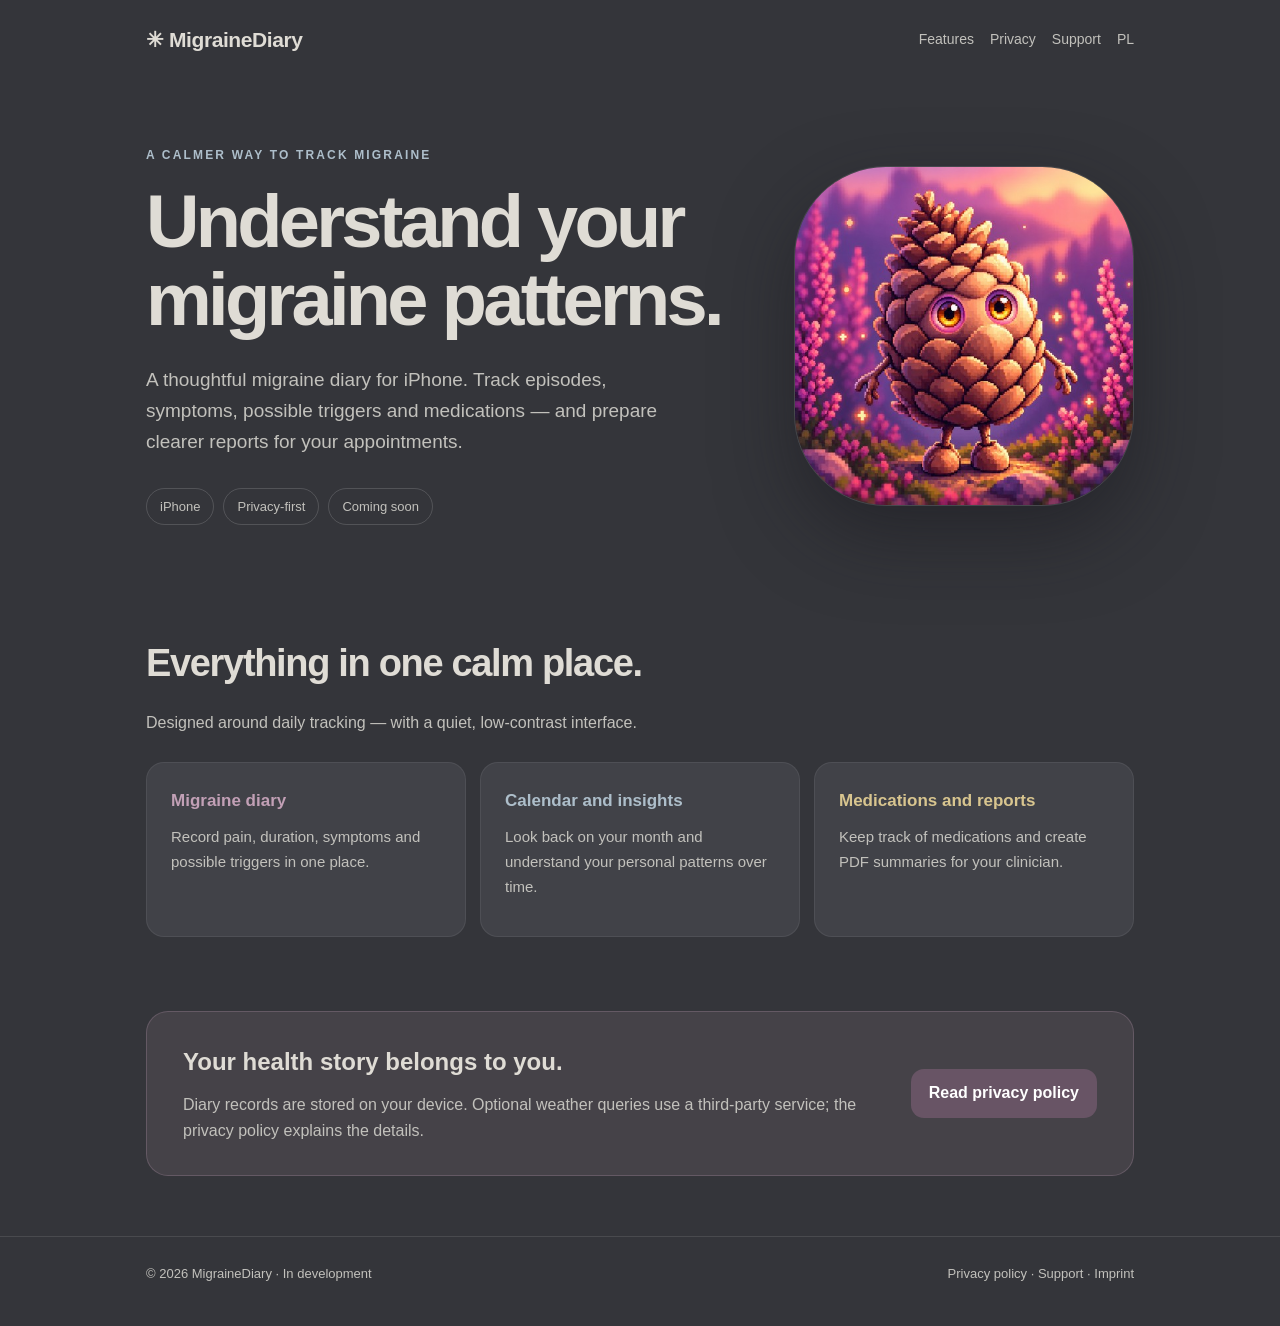
<file: index.html>
<!doctype html>
<html lang="en"><head><meta charset="utf-8"><meta name="viewport" content="width=device-width,initial-scale=1"><meta name="theme-color" content="#34353A"><meta name="description" content="MigraineDiary — a private migraine diary for iPhone. In development."><title>MigraineDiary — Migraine tracking for iPhone</title><link rel="stylesheet" href="style.css"><link rel="icon" href="szyszka-icon.jpg" type="image/jpeg"></head><body><div class="container"><nav><a class="logo" href="index.html">✳ MigraineDiary</a><div class="links"><a href="index.html#features">Features</a><a href="privacy-policy.html">Privacy</a><a href="support.html">Support</a><a href="index-pl.html">PL</a></div></nav><section class="hero"><div><div class="eyebrow">A calmer way to track migraine</div><h1>Understand your<br>migraine patterns.</h1><p class="lead">A thoughtful migraine diary for iPhone. Track episodes, symptoms, possible triggers and medications — and prepare clearer reports for your appointments.</p><div class="pills"><span class="pill">iPhone</span><span class="pill">Privacy-first</span><span class="pill">Coming soon</span></div></div><img class="symbol" src="szyszka-icon.jpg" alt="Pixel art pinecone mascot of MigraineDiary" width="512" height="512"></section><section class="section" id="features"><h2>Everything in one calm place.</h2><p class="section-sub">Designed around daily tracking — with a quiet, low-contrast interface.</p><div class="cards"><article class="card pink"><b>Migraine diary</b><p>Record pain, duration, symptoms and possible triggers in one place.</p></article><article class="card"><b>Calendar and insights</b><p>Look back on your month and understand your personal patterns over time.</p></article><article class="card yellow"><b>Medications and reports</b><p>Keep track of medications and create PDF summaries for your clinician.</p></article></div></section><section class="privacy"><div><h2>Your health story belongs to you.</h2><p>Diary records are stored on your device. Optional weather queries use a third-party service; the privacy policy explains the details.</p></div><a class="button" href="privacy-policy.html">Read privacy policy</a></section></div><footer><div class="container"><span>© 2026 MigraineDiary · In development</span><span><a href="privacy-policy.html">Privacy policy</a> · <a href="support.html">Support</a> · <a href="imprint.html">Imprint</a></span></div></footer></body></html>
</file>
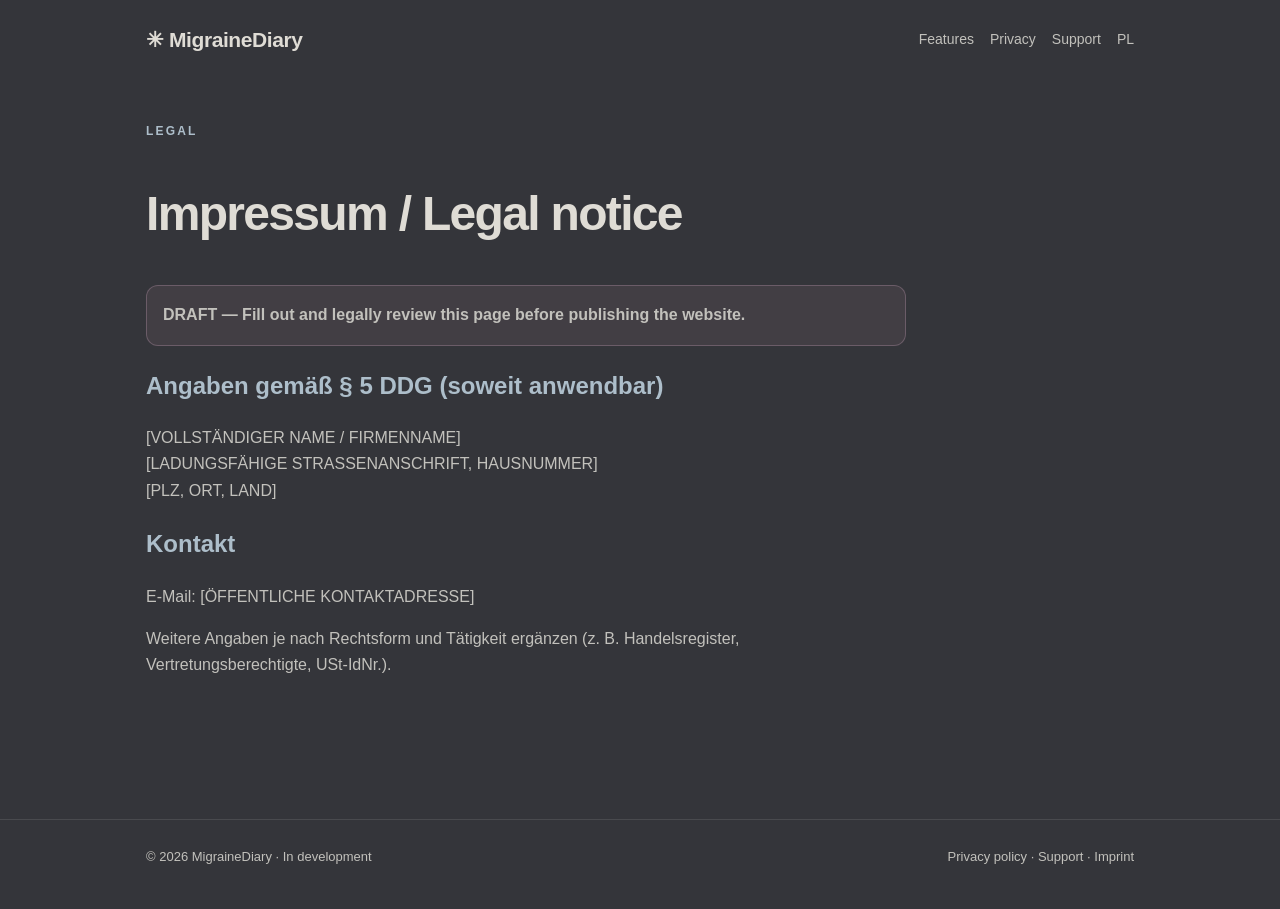
<file: imprint.html>
<!doctype html>
<html lang="de"><head><meta charset="utf-8"><meta name="viewport" content="width=device-width,initial-scale=1"><meta name="theme-color" content="#34353A"><meta name="description" content="MigraineDiary — a private migraine diary for iPhone. In development."><title>Impressum — MigraineDiary</title><link rel="stylesheet" href="style.css"><link rel="icon" href="szyszka-icon.jpg" type="image/jpeg"></head><body><div class="container"><nav><a class="logo" href="index.html">✳ MigraineDiary</a><div class="links"><a href="index.html#features">Features</a><a href="privacy-policy.html">Privacy</a><a href="support.html">Support</a><a href="index-pl.html">PL</a></div></nav><main class="content"><div class="eyebrow">Legal</div><h1>Impressum / Legal notice</h1><p class="note"><strong>DRAFT — Fill out and legally review this page before publishing the website.</strong></p><h2>Angaben gemäß § 5 DDG (soweit anwendbar)</h2><p>[VOLLSTÄNDIGER NAME / FIRMENNAME]<br>[LADUNGSFÄHIGE STRASSENANSCHRIFT, HAUSNUMMER]<br>[PLZ, ORT, LAND]</p><h2>Kontakt</h2><p>E-Mail: [ÖFFENTLICHE KONTAKTADRESSE]</p><p>Weitere Angaben je nach Rechtsform und Tätigkeit ergänzen (z. B. Handelsregister, Vertretungsberechtigte, USt-IdNr.).</p></main></div><footer><div class="container"><span>© 2026 MigraineDiary · In development</span><span><a href="privacy-policy.html">Privacy policy</a> · <a href="support.html">Support</a> · <a href="imprint.html">Imprint</a></span></div></footer></body></html>
</file>
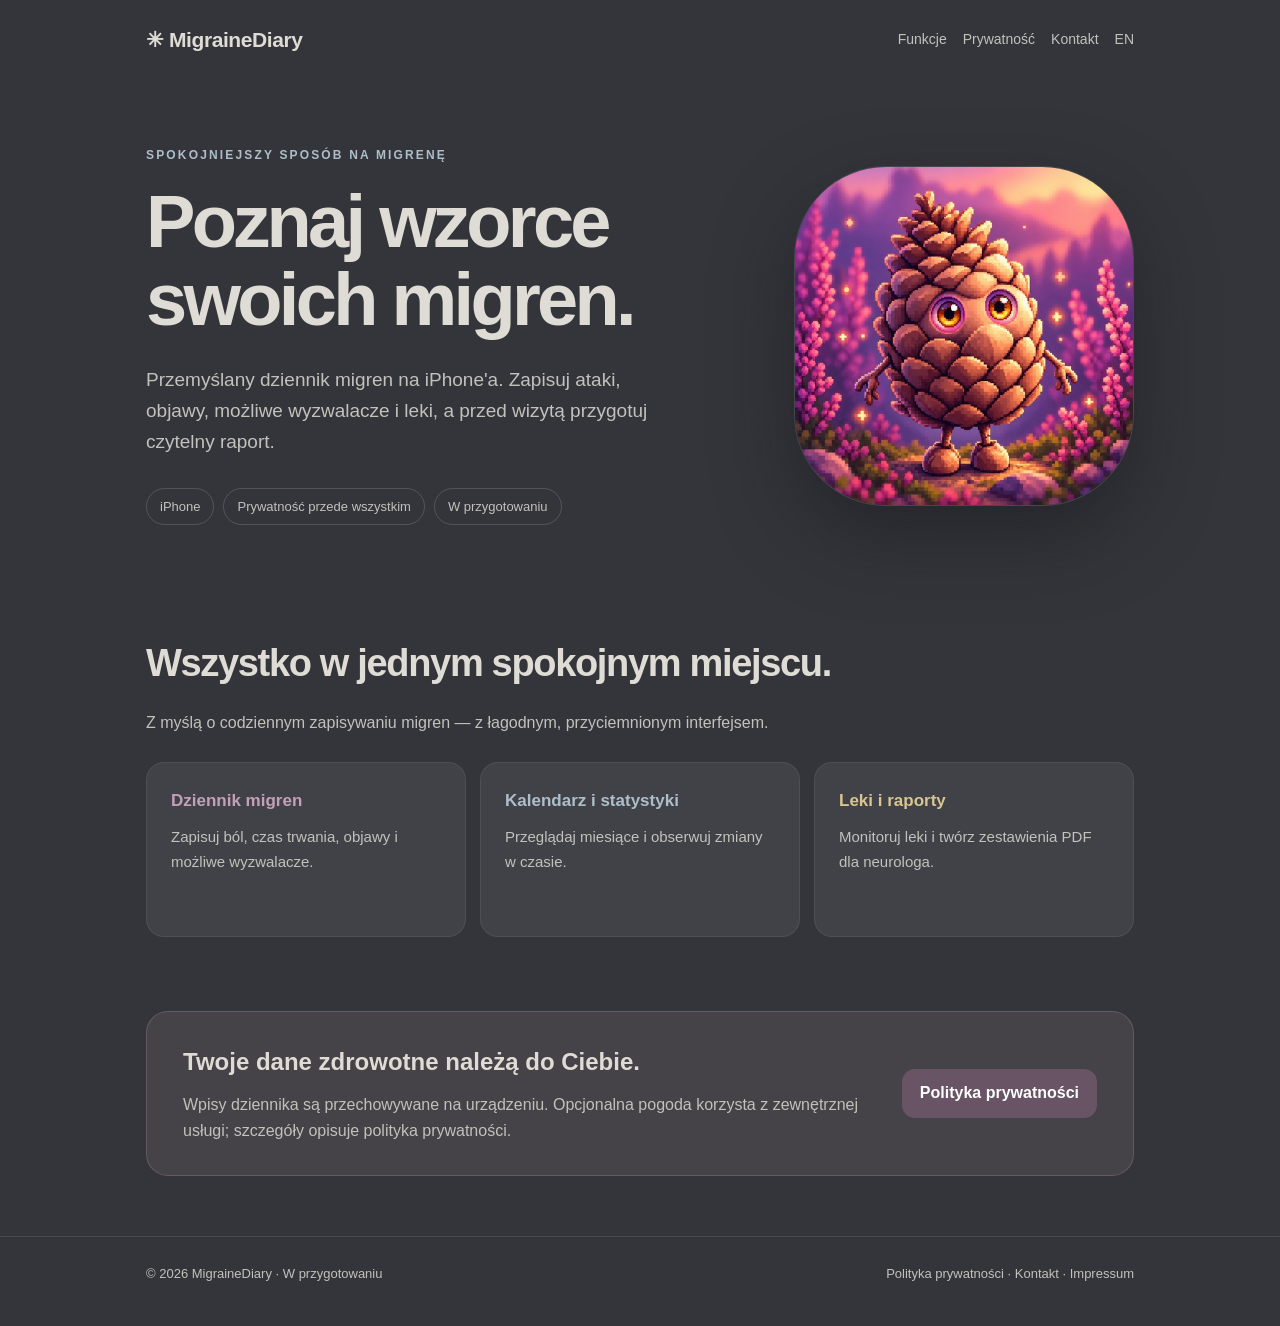
<file: index-pl.html>
<!doctype html>
<html lang="pl"><head><meta charset="utf-8"><meta name="viewport" content="width=device-width,initial-scale=1"><meta name="theme-color" content="#34353A"><meta name="description" content="MigraineDiary — a private migraine diary for iPhone. In development."><title>MigraineDiary — Dziennik migren na iPhone</title><link rel="stylesheet" href="style.css"><link rel="icon" href="szyszka-icon.jpg" type="image/jpeg"></head><body><div class="container"><nav><a class="logo" href="index-pl.html">✳ MigraineDiary</a><div class="links"><a href="index-pl.html#features">Funkcje</a><a href="privacy-policy-pl.html">Prywatność</a><a href="support-pl.html">Kontakt</a><a href="index.html">EN</a></div></nav><section class="hero"><div><div class="eyebrow">Spokojniejszy sposób na migrenę</div><h1>Poznaj wzorce<br>swoich migren.</h1><p class="lead">Przemyślany dziennik migren na iPhone'a. Zapisuj ataki, objawy, możliwe wyzwalacze i leki, a przed wizytą przygotuj czytelny raport.</p><div class="pills"><span class="pill">iPhone</span><span class="pill">Prywatność przede wszystkim</span><span class="pill">W przygotowaniu</span></div></div><img class="symbol" src="szyszka-icon.jpg" alt="Pikselowa maskotka MigraineDiary w kształcie szyszki" width="512" height="512"></section><section class="section" id="features"><h2>Wszystko w jednym spokojnym miejscu.</h2><p class="section-sub">Z myślą o codziennym zapisywaniu migren — z łagodnym, przyciemnionym interfejsem.</p><div class="cards"><article class="card pink"><b>Dziennik migren</b><p>Zapisuj ból, czas trwania, objawy i możliwe wyzwalacze.</p></article><article class="card"><b>Kalendarz i statystyki</b><p>Przeglądaj miesiące i obserwuj zmiany w czasie.</p></article><article class="card yellow"><b>Leki i raporty</b><p>Monitoruj leki i twórz zestawienia PDF dla neurologa.</p></article></div></section><section class="privacy"><div><h2>Twoje dane zdrowotne należą do Ciebie.</h2><p>Wpisy dziennika są przechowywane na urządzeniu. Opcjonalna pogoda korzysta z zewnętrznej usługi; szczegóły opisuje polityka prywatności.</p></div><a class="button" href="privacy-policy-pl.html">Polityka prywatności</a></section></div><footer><div class="container"><span>© 2026 MigraineDiary · W przygotowaniu</span><span><a href="privacy-policy-pl.html">Polityka prywatności</a> · <a href="support-pl.html">Kontakt</a> · <a href="imprint.html">Impressum</a></span></div></footer></body></html>
</file>
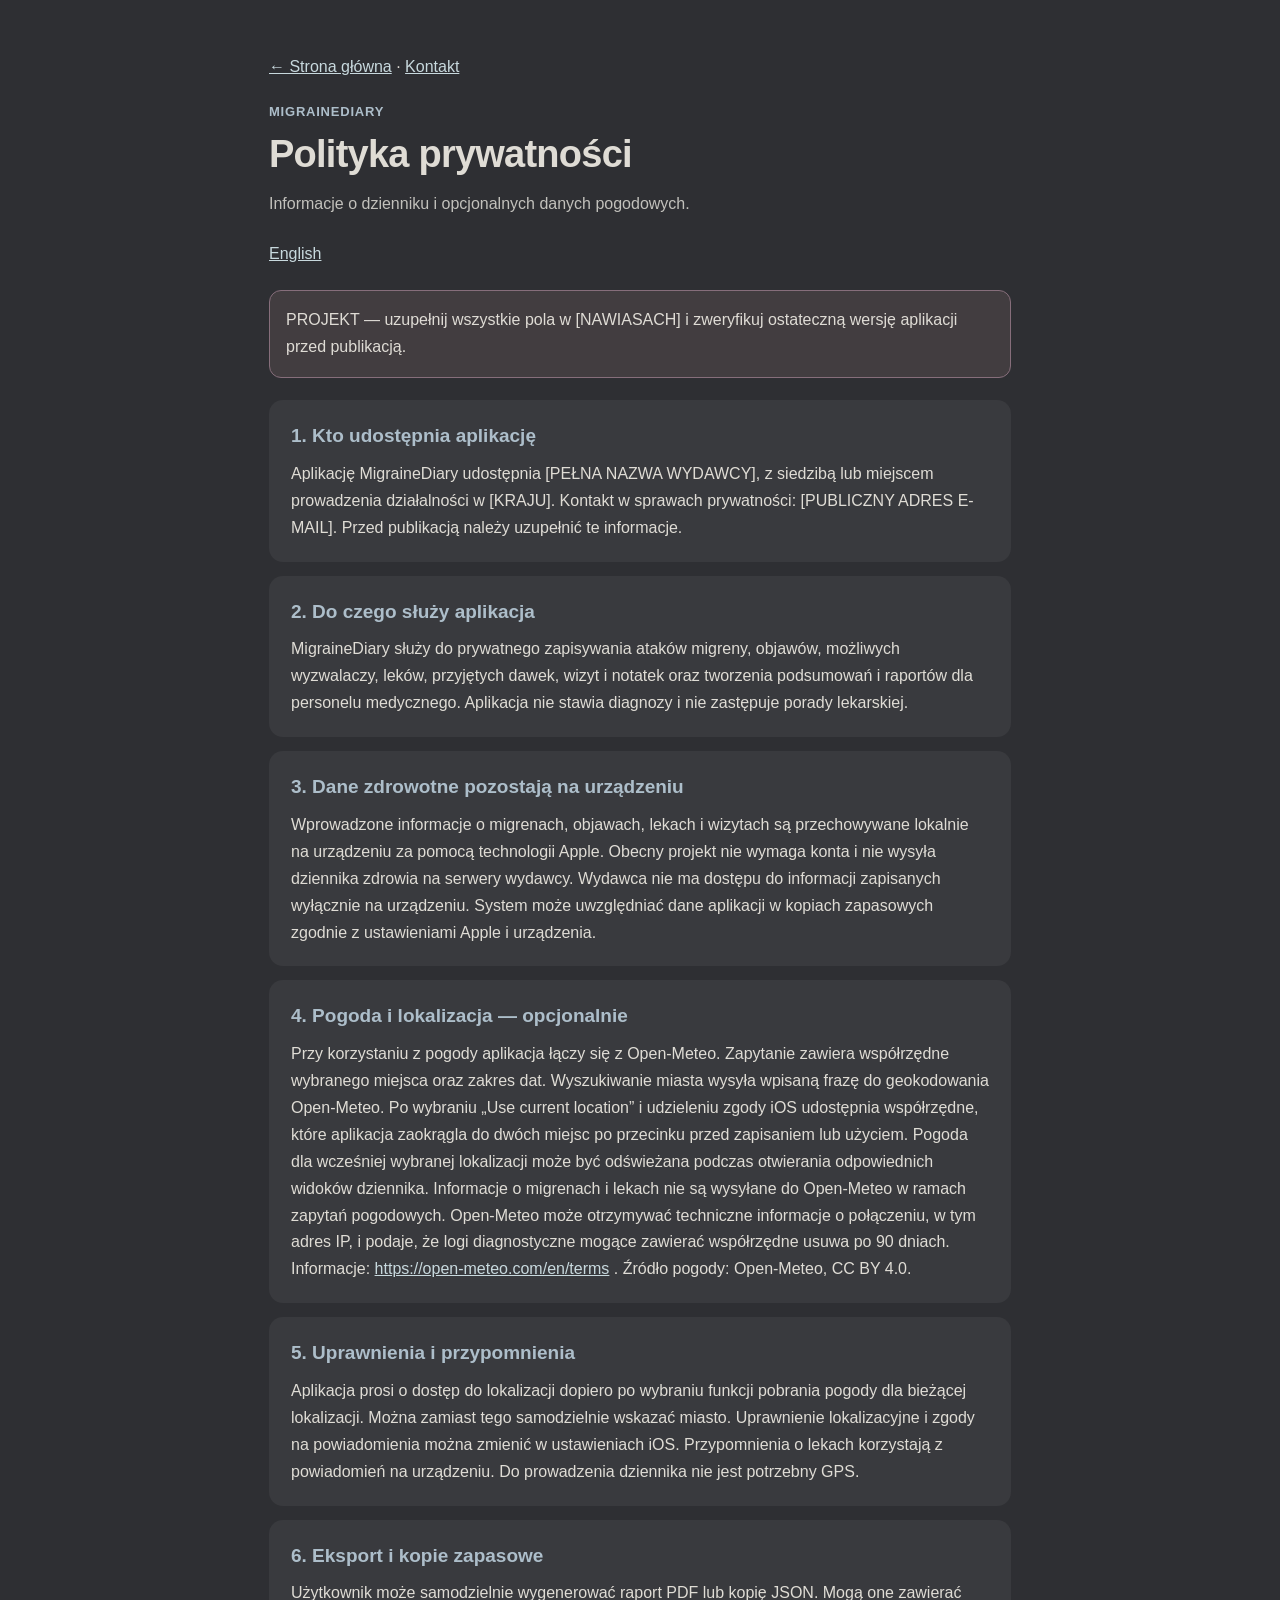
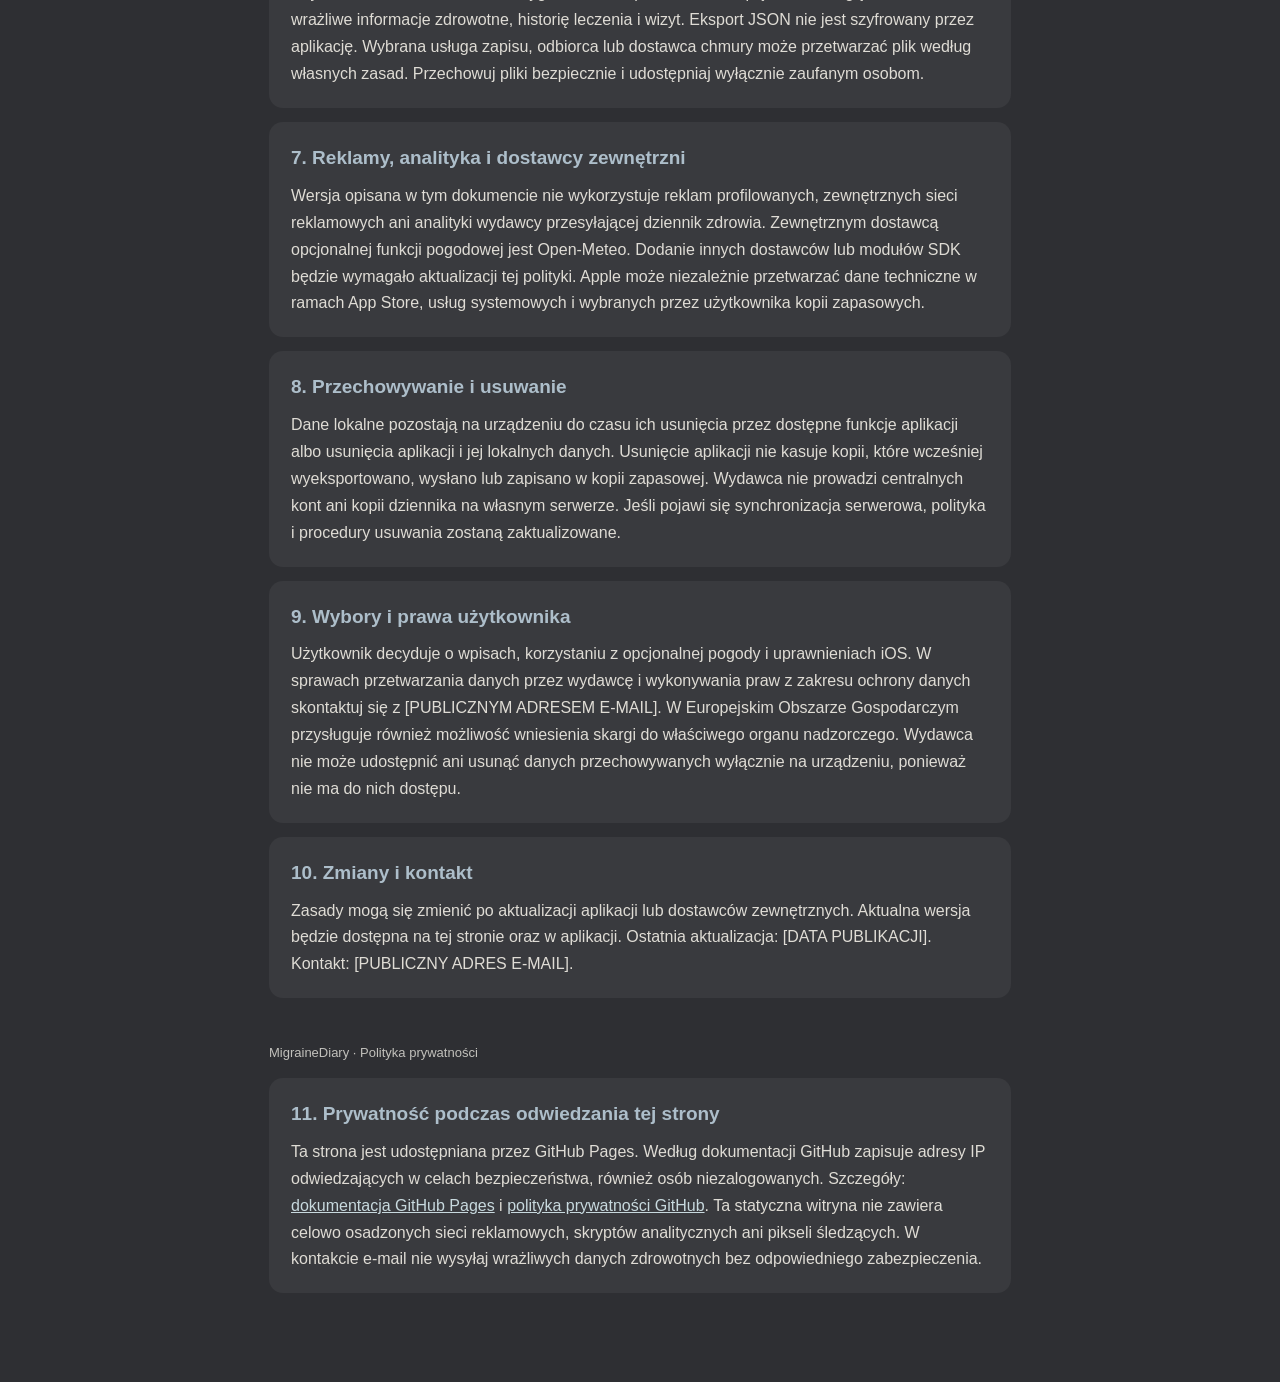
<file: privacy-policy-pl.html>
<!doctype html>
<html lang="pl">
<head>
<meta charset="utf-8"><meta name="viewport" content="width=device-width, initial-scale=1">
<meta name="color-scheme" content="dark"><title>Polityka prywatności | MigraineDiary</title>
<style>
:root {color-scheme:dark;} *{box-sizing:border-box} body{margin:0;background:#2E2F33;color:#DFDCD5;font:16px/1.68 -apple-system,BlinkMacSystemFont,"Segoe UI",sans-serif} main{max-width:790px;margin:0 auto;padding:38px 24px 75px} h1{margin:0 0 4px;font-size:clamp(27px,5vw,38px);letter-spacing:-.02em} .brand{color:#ADBECA;font-weight:700;letter-spacing:.06em;font-size:13px;text-transform:uppercase} .tag{color:#C2C1BC;margin-bottom:24px} h2{font-size:19px;margin:0 0 9px;color:#ADBECA} section{background:#393A3E;border-radius:14px;padding:20px 22px;margin:14px 0} p{margin:0} a{color:#C8D9DE;text-decoration:underline} .links{margin-top:16px;margin-bottom:20px} .notice{background:#423D40;border:1px solid #866E7B;padding:16px;border-radius:12px;margin:22px 0} footer{padding-top:30px;color:#C2C1BC;font-size:13px}@media(max-width:480px){main{padding:25px 14px 55px}section{padding:17px}}
</style></head>
<body><main><nav class="links"><a href="index-pl.html">← Strona główna</a> · <a href="support-pl.html">Kontakt</a></nav><div class="brand">MigraineDiary</div><h1>Polityka prywatności</h1><p class="tag">Informacje o dzienniku i opcjonalnych danych pogodowych.</p><div class="links"><a href="privacy-policy.html">English</a></div><div class="notice">PROJEKT — uzupełnij wszystkie pola w [NAWIASACH] i zweryfikuj ostateczną wersję aplikacji przed publikacją.</div><section><h2>1. Kto udostępnia aplikację</h2><p>Aplikację MigraineDiary udostępnia [PEŁNA NAZWA WYDAWCY], z siedzibą lub miejscem prowadzenia działalności w [KRAJU]. Kontakt w sprawach prywatności: [PUBLICZNY ADRES E-MAIL]. Przed publikacją należy uzupełnić te informacje.</p></section>
<section><h2>2. Do czego służy aplikacja</h2><p>MigraineDiary służy do prywatnego zapisywania ataków migreny, objawów, możliwych wyzwalaczy, leków, przyjętych dawek, wizyt i notatek oraz tworzenia podsumowań i raportów dla personelu medycznego. Aplikacja nie stawia diagnozy i nie zastępuje porady lekarskiej.</p></section>
<section><h2>3. Dane zdrowotne pozostają na urządzeniu</h2><p>Wprowadzone informacje o migrenach, objawach, lekach i wizytach są przechowywane lokalnie na urządzeniu za pomocą technologii Apple. Obecny projekt nie wymaga konta i nie wysyła dziennika zdrowia na serwery wydawcy. Wydawca nie ma dostępu do informacji zapisanych wyłącznie na urządzeniu. System może uwzględniać dane aplikacji w kopiach zapasowych zgodnie z ustawieniami Apple i urządzenia.</p></section>
<section><h2>4. Pogoda i lokalizacja — opcjonalnie</h2><p>Przy korzystaniu z pogody aplikacja łączy się z Open-Meteo. Zapytanie zawiera współrzędne wybranego miejsca oraz zakres dat. Wyszukiwanie miasta wysyła wpisaną frazę do geokodowania Open-Meteo. Po wybraniu „Use current location” i udzieleniu zgody iOS udostępnia współrzędne, które aplikacja zaokrągla do dwóch miejsc po przecinku przed zapisaniem lub użyciem. Pogoda dla wcześniej wybranej lokalizacji może być odświeżana podczas otwierania odpowiednich widoków dziennika. Informacje o migrenach i lekach nie są wysyłane do Open-Meteo w ramach zapytań pogodowych. Open-Meteo może otrzymywać techniczne informacje o połączeniu, w tym adres IP, i podaje, że logi diagnostyczne mogące zawierać współrzędne usuwa po 90 dniach. Informacje: <a href="https://open-meteo.com/en/terms">https://open-meteo.com/en/terms</a> . Źródło pogody: Open-Meteo, CC BY 4.0.</p></section>
<section><h2>5. Uprawnienia i przypomnienia</h2><p>Aplikacja prosi o dostęp do lokalizacji dopiero po wybraniu funkcji pobrania pogody dla bieżącej lokalizacji. Można zamiast tego samodzielnie wskazać miasto. Uprawnienie lokalizacyjne i zgody na powiadomienia można zmienić w ustawieniach iOS. Przypomnienia o lekach korzystają z powiadomień na urządzeniu. Do prowadzenia dziennika nie jest potrzebny GPS.</p></section>
<section><h2>6. Eksport i kopie zapasowe</h2><p>Użytkownik może samodzielnie wygenerować raport PDF lub kopię JSON. Mogą one zawierać wrażliwe informacje zdrowotne, historię leczenia i wizyt. Eksport JSON nie jest szyfrowany przez aplikację. Wybrana usługa zapisu, odbiorca lub dostawca chmury może przetwarzać plik według własnych zasad. Przechowuj pliki bezpiecznie i udostępniaj wyłącznie zaufanym osobom.</p></section>
<section><h2>7. Reklamy, analityka i dostawcy zewnętrzni</h2><p>Wersja opisana w tym dokumencie nie wykorzystuje reklam profilowanych, zewnętrznych sieci reklamowych ani analityki wydawcy przesyłającej dziennik zdrowia. Zewnętrznym dostawcą opcjonalnej funkcji pogodowej jest Open-Meteo. Dodanie innych dostawców lub modułów SDK będzie wymagało aktualizacji tej polityki. Apple może niezależnie przetwarzać dane techniczne w ramach App Store, usług systemowych i wybranych przez użytkownika kopii zapasowych.</p></section>
<section><h2>8. Przechowywanie i usuwanie</h2><p>Dane lokalne pozostają na urządzeniu do czasu ich usunięcia przez dostępne funkcje aplikacji albo usunięcia aplikacji i jej lokalnych danych. Usunięcie aplikacji nie kasuje kopii, które wcześniej wyeksportowano, wysłano lub zapisano w kopii zapasowej. Wydawca nie prowadzi centralnych kont ani kopii dziennika na własnym serwerze. Jeśli pojawi się synchronizacja serwerowa, polityka i procedury usuwania zostaną zaktualizowane.</p></section>
<section><h2>9. Wybory i prawa użytkownika</h2><p>Użytkownik decyduje o wpisach, korzystaniu z opcjonalnej pogody i uprawnieniach iOS. W sprawach przetwarzania danych przez wydawcę i wykonywania praw z zakresu ochrony danych skontaktuj się z [PUBLICZNYM ADRESEM E-MAIL]. W Europejskim Obszarze Gospodarczym przysługuje również możliwość wniesienia skargi do właściwego organu nadzorczego. Wydawca nie może udostępnić ani usunąć danych przechowywanych wyłącznie na urządzeniu, ponieważ nie ma do nich dostępu.</p></section>
<section><h2>10. Zmiany i kontakt</h2><p>Zasady mogą się zmienić po aktualizacji aplikacji lub dostawców zewnętrznych. Aktualna wersja będzie dostępna na tej stronie oraz w aplikacji. Ostatnia aktualizacja: [DATA PUBLIKACJI]. Kontakt: [PUBLICZNY ADRES E-MAIL].</p></section><footer>MigraineDiary · Polityka prywatności</footer><section><h2>11. Prywatność podczas odwiedzania tej strony</h2><p>Ta strona jest udostępniana przez GitHub Pages. Według dokumentacji GitHub zapisuje adresy IP odwiedzających w celach bezpieczeństwa, również osób niezalogowanych. Szczegóły: <a href="https://docs.github.com/en/pages/getting-started-with-github-pages/what-is-github-pages">dokumentacja GitHub Pages</a> i <a href="https://docs.github.com/en/site-policy/privacy-policies/github-general-privacy-statement">polityka prywatności GitHub</a>. Ta statyczna witryna nie zawiera celowo osadzonych sieci reklamowych, skryptów analitycznych ani pikseli śledzących. W kontakcie e-mail nie wysyłaj wrażliwych danych zdrowotnych bez odpowiedniego zabezpieczenia.</p></section></main></body></html>
</file>
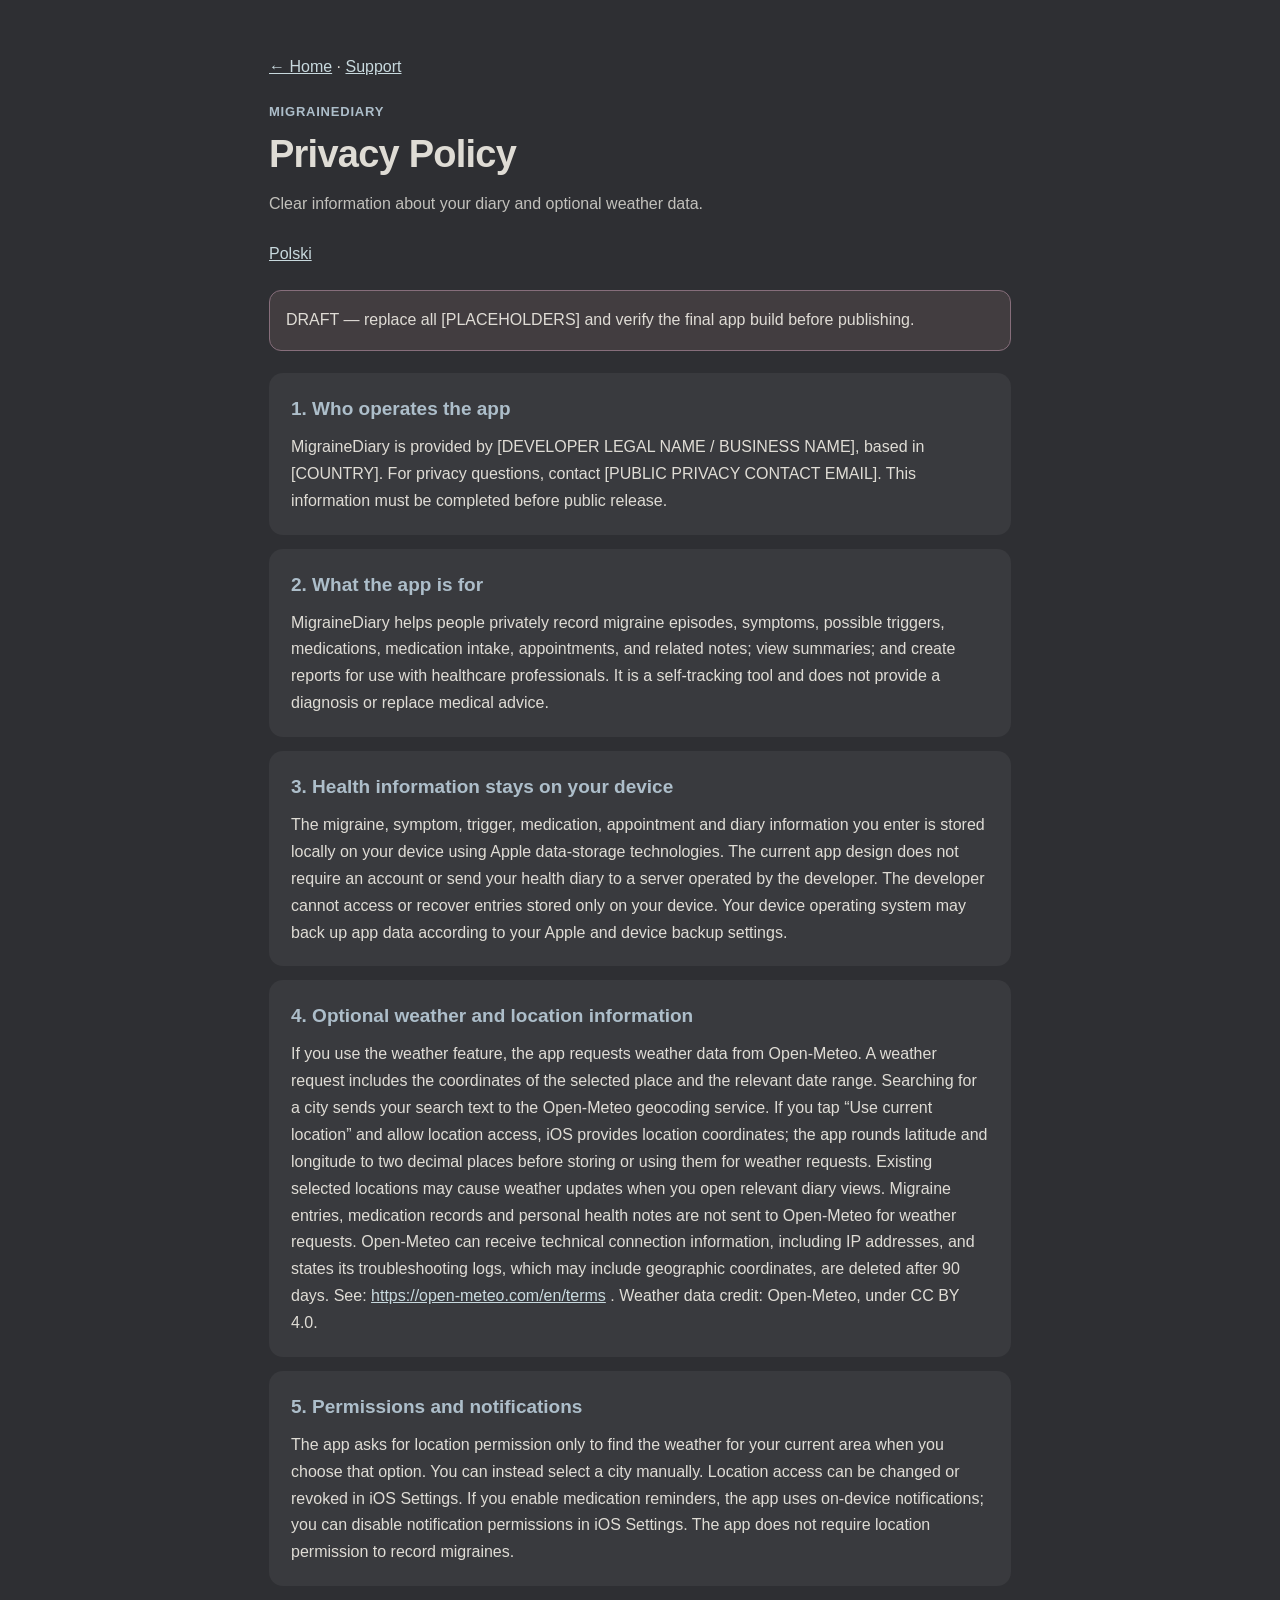
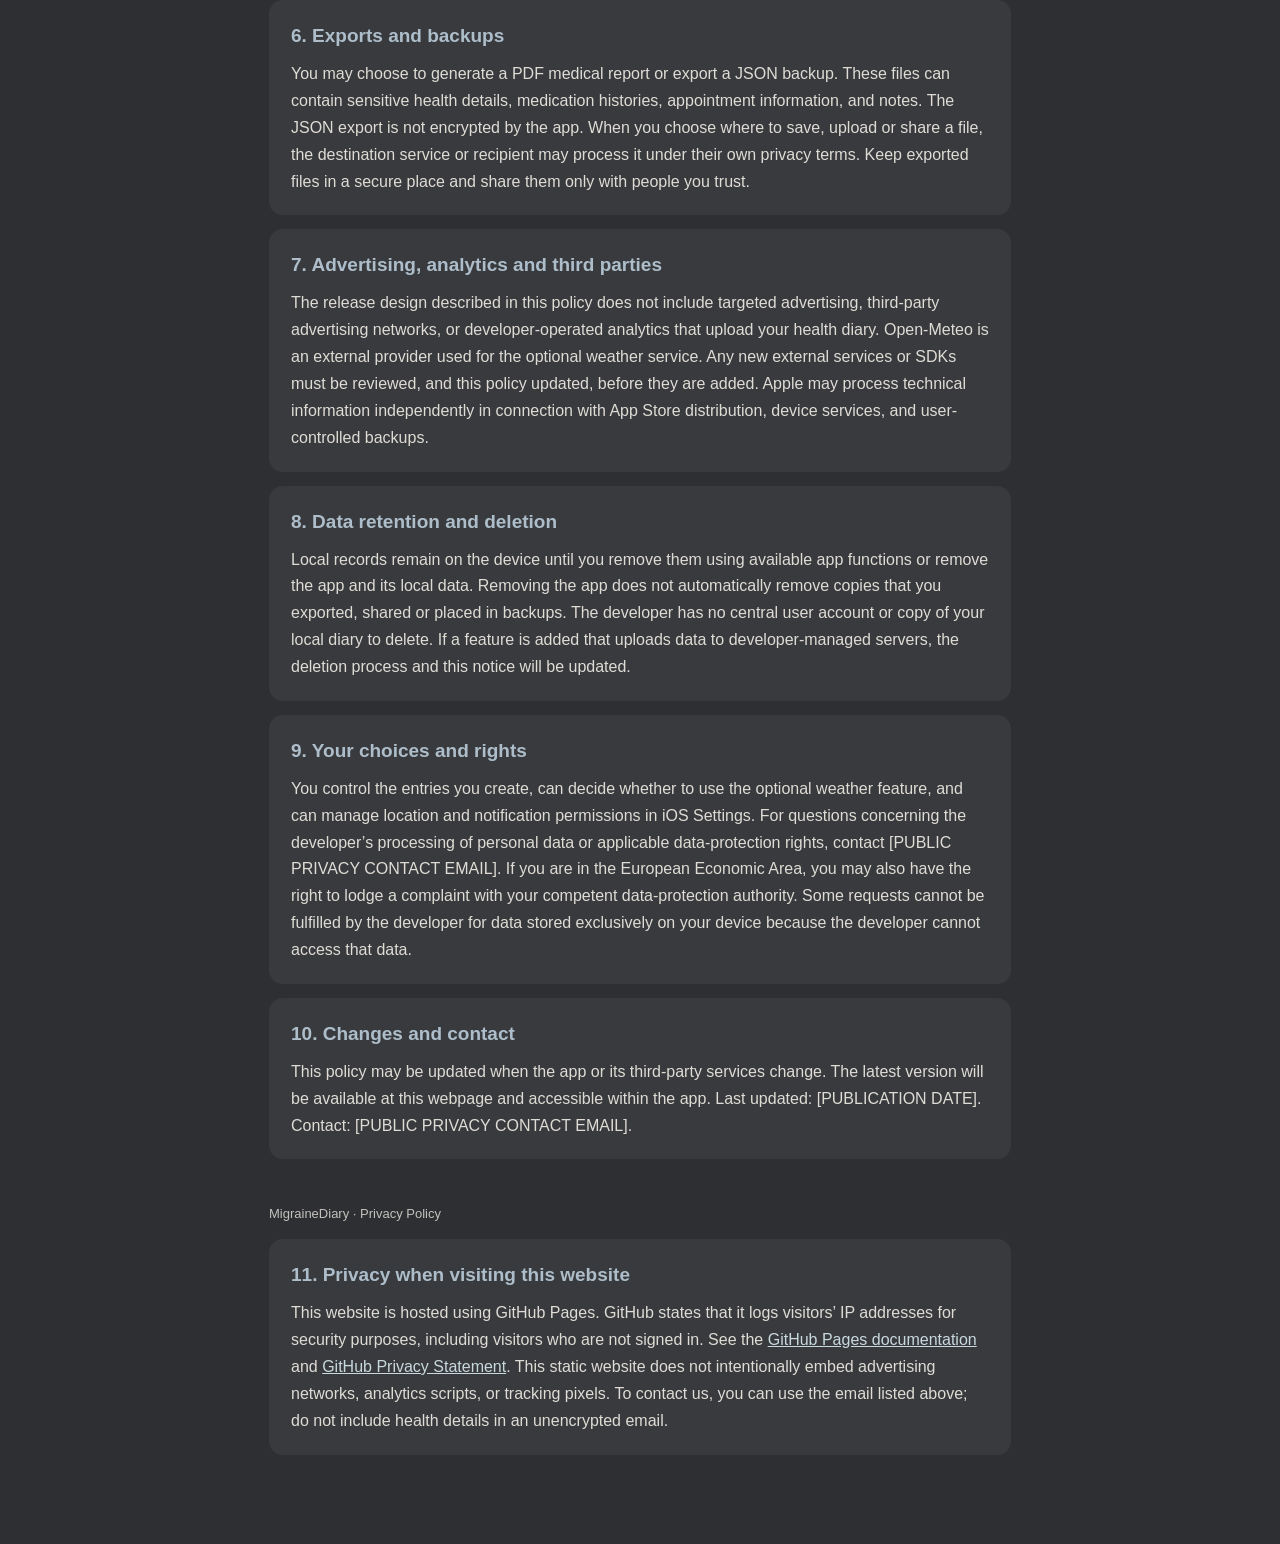
<file: privacy-policy.html>
<!doctype html>
<html lang="en">
<head>
<meta charset="utf-8"><meta name="viewport" content="width=device-width, initial-scale=1">
<meta name="color-scheme" content="dark"><title>Privacy Policy | MigraineDiary</title>
<style>
:root {color-scheme:dark;} *{box-sizing:border-box} body{margin:0;background:#2E2F33;color:#DFDCD5;font:16px/1.68 -apple-system,BlinkMacSystemFont,"Segoe UI",sans-serif} main{max-width:790px;margin:0 auto;padding:38px 24px 75px} h1{margin:0 0 4px;font-size:clamp(27px,5vw,38px);letter-spacing:-.02em} .brand{color:#ADBECA;font-weight:700;letter-spacing:.06em;font-size:13px;text-transform:uppercase} .tag{color:#C2C1BC;margin-bottom:24px} h2{font-size:19px;margin:0 0 9px;color:#ADBECA} section{background:#393A3E;border-radius:14px;padding:20px 22px;margin:14px 0} p{margin:0} a{color:#C8D9DE;text-decoration:underline} .links{margin-top:16px;margin-bottom:20px} .notice{background:#423D40;border:1px solid #866E7B;padding:16px;border-radius:12px;margin:22px 0} footer{padding-top:30px;color:#C2C1BC;font-size:13px}@media(max-width:480px){main{padding:25px 14px 55px}section{padding:17px}}
</style></head>
<body><main><nav class="links"><a href="index.html">← Home</a> · <a href="support.html">Support</a></nav><div class="brand">MigraineDiary</div><h1>Privacy Policy</h1><p class="tag">Clear information about your diary and optional weather data.</p><div class="links"><a href="privacy-policy-pl.html">Polski</a></div><div class="notice">DRAFT — replace all [PLACEHOLDERS] and verify the final app build before publishing.</div><section><h2>1. Who operates the app</h2><p>MigraineDiary is provided by [DEVELOPER LEGAL NAME / BUSINESS NAME], based in [COUNTRY]. For privacy questions, contact [PUBLIC PRIVACY CONTACT EMAIL]. This information must be completed before public release.</p></section>
<section><h2>2. What the app is for</h2><p>MigraineDiary helps people privately record migraine episodes, symptoms, possible triggers, medications, medication intake, appointments, and related notes; view summaries; and create reports for use with healthcare professionals. It is a self-tracking tool and does not provide a diagnosis or replace medical advice.</p></section>
<section><h2>3. Health information stays on your device</h2><p>The migraine, symptom, trigger, medication, appointment and diary information you enter is stored locally on your device using Apple data-storage technologies. The current app design does not require an account or send your health diary to a server operated by the developer. The developer cannot access or recover entries stored only on your device. Your device operating system may back up app data according to your Apple and device backup settings.</p></section>
<section><h2>4. Optional weather and location information</h2><p>If you use the weather feature, the app requests weather data from Open-Meteo. A weather request includes the coordinates of the selected place and the relevant date range. Searching for a city sends your search text to the Open-Meteo geocoding service. If you tap “Use current location” and allow location access, iOS provides location coordinates; the app rounds latitude and longitude to two decimal places before storing or using them for weather requests. Existing selected locations may cause weather updates when you open relevant diary views. Migraine entries, medication records and personal health notes are not sent to Open-Meteo for weather requests. Open-Meteo can receive technical connection information, including IP addresses, and states its troubleshooting logs, which may include geographic coordinates, are deleted after 90 days. See: <a href="https://open-meteo.com/en/terms">https://open-meteo.com/en/terms</a> . Weather data credit: Open-Meteo, under CC BY 4.0.</p></section>
<section><h2>5. Permissions and notifications</h2><p>The app asks for location permission only to find the weather for your current area when you choose that option. You can instead select a city manually. Location access can be changed or revoked in iOS Settings. If you enable medication reminders, the app uses on-device notifications; you can disable notification permissions in iOS Settings. The app does not require location permission to record migraines.</p></section>
<section><h2>6. Exports and backups</h2><p>You may choose to generate a PDF medical report or export a JSON backup. These files can contain sensitive health details, medication histories, appointment information, and notes. The JSON export is not encrypted by the app. When you choose where to save, upload or share a file, the destination service or recipient may process it under their own privacy terms. Keep exported files in a secure place and share them only with people you trust.</p></section>
<section><h2>7. Advertising, analytics and third parties</h2><p>The release design described in this policy does not include targeted advertising, third-party advertising networks, or developer-operated analytics that upload your health diary. Open-Meteo is an external provider used for the optional weather service. Any new external services or SDKs must be reviewed, and this policy updated, before they are added. Apple may process technical information independently in connection with App Store distribution, device services, and user-controlled backups.</p></section>
<section><h2>8. Data retention and deletion</h2><p>Local records remain on the device until you remove them using available app functions or remove the app and its local data. Removing the app does not automatically remove copies that you exported, shared or placed in backups. The developer has no central user account or copy of your local diary to delete. If a feature is added that uploads data to developer-managed servers, the deletion process and this notice will be updated.</p></section>
<section><h2>9. Your choices and rights</h2><p>You control the entries you create, can decide whether to use the optional weather feature, and can manage location and notification permissions in iOS Settings. For questions concerning the developer’s processing of personal data or applicable data-protection rights, contact [PUBLIC PRIVACY CONTACT EMAIL]. If you are in the European Economic Area, you may also have the right to lodge a complaint with your competent data-protection authority. Some requests cannot be fulfilled by the developer for data stored exclusively on your device because the developer cannot access that data.</p></section>
<section><h2>10. Changes and contact</h2><p>This policy may be updated when the app or its third-party services change. The latest version will be available at this webpage and accessible within the app. Last updated: [PUBLICATION DATE]. Contact: [PUBLIC PRIVACY CONTACT EMAIL].</p></section><footer>MigraineDiary · Privacy Policy</footer><section><h2>11. Privacy when visiting this website</h2><p>This website is hosted using GitHub Pages. GitHub states that it logs visitors’ IP addresses for security purposes, including visitors who are not signed in. See the <a href="https://docs.github.com/en/pages/getting-started-with-github-pages/what-is-github-pages">GitHub Pages documentation</a> and <a href="https://docs.github.com/en/site-policy/privacy-policies/github-general-privacy-statement">GitHub Privacy Statement</a>. This static website does not intentionally embed advertising networks, analytics scripts, or tracking pixels. To contact us, you can use the email listed above; do not include health details in an unencrypted email.</p></section></main></body></html>
</file>
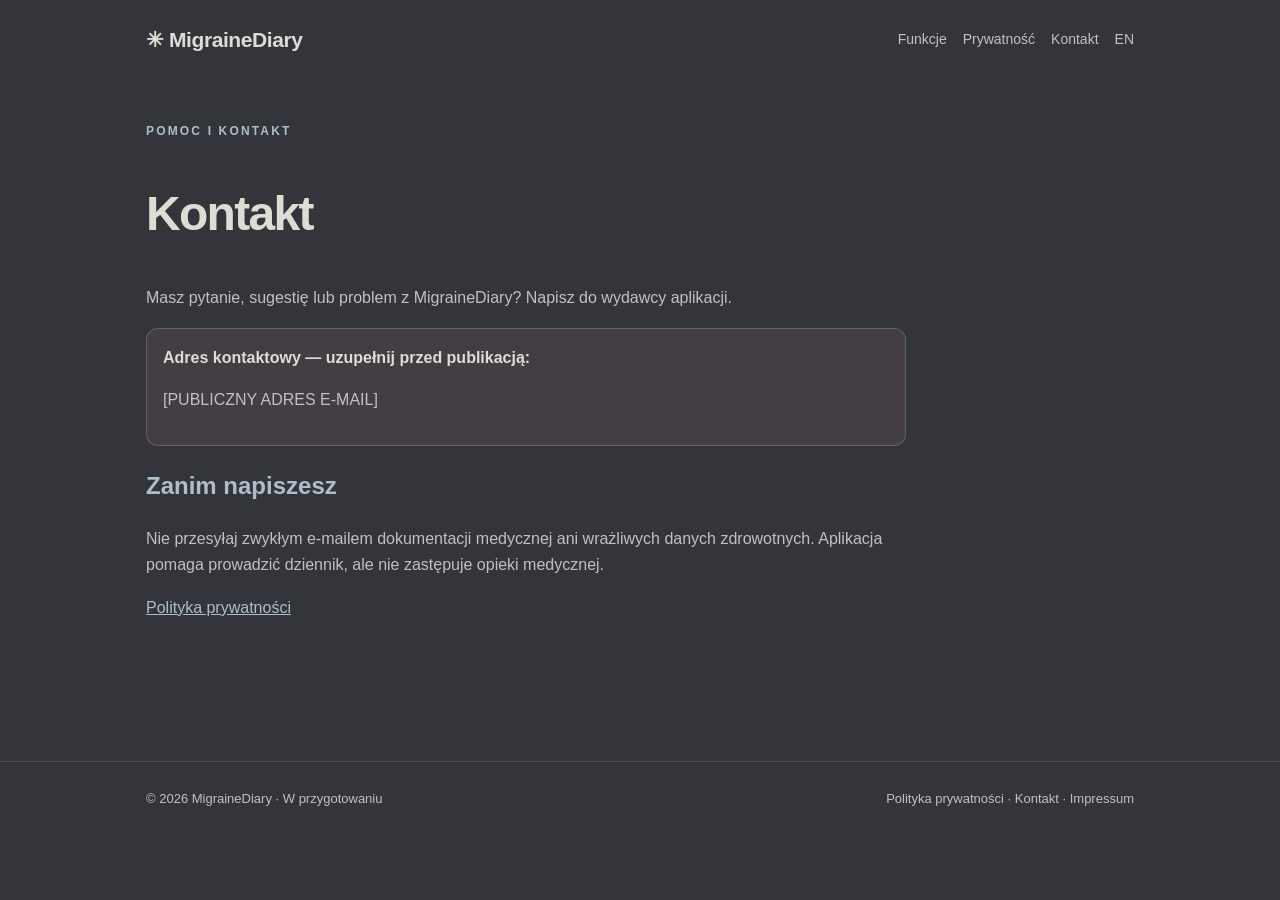
<file: support-pl.html>
<!doctype html>
<html lang="pl"><head><meta charset="utf-8"><meta name="viewport" content="width=device-width,initial-scale=1"><meta name="theme-color" content="#34353A"><meta name="description" content="MigraineDiary — a private migraine diary for iPhone. In development."><title>Kontakt — MigraineDiary</title><link rel="stylesheet" href="style.css"><link rel="icon" href="szyszka-icon.jpg" type="image/jpeg"></head><body><div class="container"><nav><a class="logo" href="index-pl.html">✳ MigraineDiary</a><div class="links"><a href="index-pl.html#features">Funkcje</a><a href="privacy-policy-pl.html">Prywatność</a><a href="support-pl.html">Kontakt</a><a href="index.html">EN</a></div></nav><main class="content"><div class="eyebrow">Pomoc i kontakt</div><h1>Kontakt</h1><p>Masz pytanie, sugestię lub problem z MigraineDiary? Napisz do wydawcy aplikacji.</p><div class="note"><b>Adres kontaktowy — uzupełnij przed publikacją:</b><p>[PUBLICZNY ADRES E-MAIL]</p></div><h2>Zanim napiszesz</h2><p>Nie przesyłaj zwykłym e-mailem dokumentacji medycznej ani wrażliwych danych zdrowotnych. Aplikacja pomaga prowadzić dziennik, ale nie zastępuje opieki medycznej.</p><p><a href="privacy-policy-pl.html">Polityka prywatności</a></p></main></div><footer><div class="container"><span>© 2026 MigraineDiary · W przygotowaniu</span><span><a href="privacy-policy-pl.html">Polityka prywatności</a> · <a href="support-pl.html">Kontakt</a> · <a href="imprint.html">Impressum</a></span></div></footer></body></html>
</file>
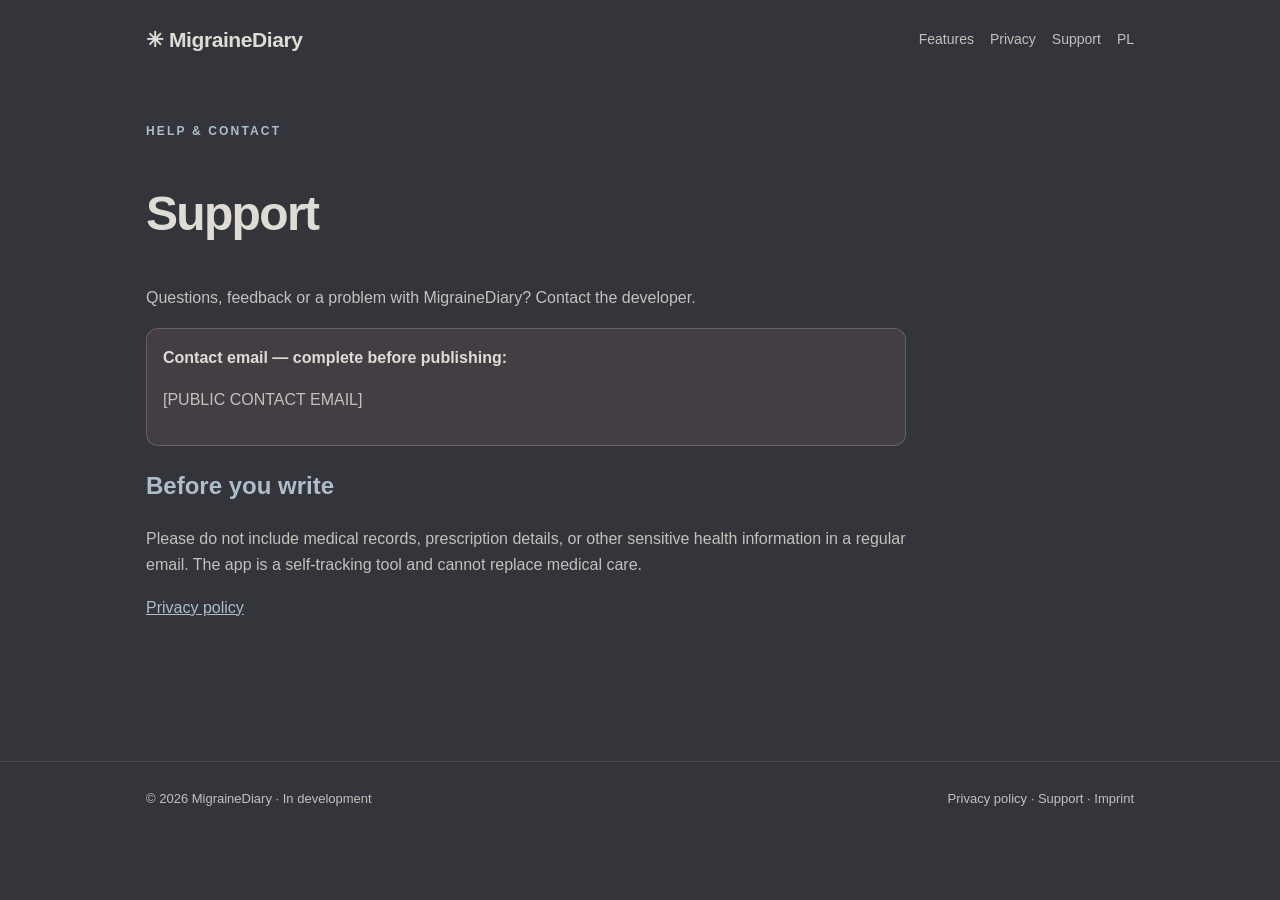
<file: support.html>
<!doctype html>
<html lang="en"><head><meta charset="utf-8"><meta name="viewport" content="width=device-width,initial-scale=1"><meta name="theme-color" content="#34353A"><meta name="description" content="MigraineDiary — a private migraine diary for iPhone. In development."><title>Support — MigraineDiary</title><link rel="stylesheet" href="style.css"><link rel="icon" href="szyszka-icon.jpg" type="image/jpeg"></head><body><div class="container"><nav><a class="logo" href="index.html">✳ MigraineDiary</a><div class="links"><a href="index.html#features">Features</a><a href="privacy-policy.html">Privacy</a><a href="support.html">Support</a><a href="index-pl.html">PL</a></div></nav><main class="content"><div class="eyebrow">Help & contact</div><h1>Support</h1><p>Questions, feedback or a problem with MigraineDiary? Contact the developer.</p><div class="note"><b>Contact email — complete before publishing:</b><p>[PUBLIC CONTACT EMAIL]</p></div><h2>Before you write</h2><p>Please do not include medical records, prescription details, or other sensitive health information in a regular email. The app is a self-tracking tool and cannot replace medical care.</p><p><a href="privacy-policy.html">Privacy policy</a></p></main></div><footer><div class="container"><span>© 2026 MigraineDiary · In development</span><span><a href="privacy-policy.html">Privacy policy</a> · <a href="support.html">Support</a> · <a href="imprint.html">Imprint</a></span></div></footer></body></html>
</file>
<file: style.css>
:root{color-scheme:dark;--bg:#34353A;--panel:#414248;--text:#DFDCD5;--muted:#C2C1BC;--blue:#ADBECA;--pink:#C2A0B6;--yellow:#D8C58F}
*{box-sizing:border-box}html{scroll-behavior:smooth}body{margin:0;background:var(--bg);color:var(--text);font:16px/1.65 -apple-system,BlinkMacSystemFont,"Segoe UI",Roboto,Arial,sans-serif}a{color:var(--blue)}.container{max-width:1040px;margin:0 auto;padding:0 26px}nav{display:flex;align-items:center;gap:25px;justify-content:space-between;min-height:80px;flex-wrap:wrap}nav .logo{font-weight:760;letter-spacing:-.02em;font-size:21px;color:var(--text);text-decoration:none}nav .links{display:flex;gap:16px;flex-wrap:wrap;align-items:center}nav a:not(.logo){text-decoration:none;color:var(--muted);font-size:14px}nav a:hover,footer a:hover{text-decoration:underline}.hero{padding:66px 0 75px;display:grid;grid-template-columns:minmax(0,1fr) minmax(200px,340px);align-items:center;gap:45px}.eyebrow{text-transform:uppercase;letter-spacing:.18em;color:var(--blue);font-weight:720;font-size:12px}.hero h1{font-size:clamp(42px,6vw,74px);line-height:1.06;letter-spacing:-.05em;font-weight:760;margin:17px 0 24px}.lead{font-size:19px;line-height:1.65;color:var(--muted);max-width:520px}.symbol{width:100%;max-width:340px;border-radius:27%;display:block;box-shadow:0 30px 75px #17171d80;border:1px solid #ffffff18}.pills{display:flex;flex-wrap:wrap;gap:9px;margin-top:30px}.pill{border:1px solid #ffffff26;color:var(--muted);font-size:13px;padding:7px 13px;border-radius:30px}.section{padding:32px 0 74px}.section h2{font-size:clamp(27px,3vw,38px);letter-spacing:-.035em;margin:0 0 18px}.section-sub{color:var(--muted);max-width:650px;margin:-3px 0 26px}.cards{display:grid;grid-template-columns:repeat(3,minmax(0,1fr));gap:14px}.card{background:var(--panel);border:1px solid #ffffff12;border-radius:18px;padding:24px;min-height:175px}.card b{font-size:17px;color:var(--blue)}.card p{color:var(--muted);font-size:15px;margin:10px 0 0}.card.pink b{color:var(--pink)}.card.yellow b{color:var(--yellow)}.privacy{background:#454248;border:1px solid #9981925e;border-radius:22px;padding:30px 36px;display:grid;grid-template-columns:1fr auto;align-items:center;gap:20px}.privacy h2{margin:0 0 10px;font-size:24px}.privacy p{margin:0;color:var(--muted)}.button{display:inline-flex;background:#685465;color:#fff;text-decoration:none;border-radius:13px;padding:11px 18px;font-weight:700;white-space:nowrap}.button:hover{background:#7c6378}footer{margin-top:60px;border-top:1px solid #ffffff1a;padding:26px 0 42px;color:var(--muted);font-size:13px}footer .container{display:flex;flex-wrap:wrap;gap:16px;justify-content:space-between}footer a{color:var(--muted);text-decoration:none}.content{max-width:760px;padding-top:42px;padding-bottom:64px}.content h1{font-size:clamp(32px,4vw,48px);letter-spacing:-.035em}.content h2{color:var(--blue)}.note{border:1px solid #a085966e;background:#423e44;padding:16px;border-radius:12px}.content p{color:var(--muted)}@media(max-width:720px){nav{gap:6px;padding:19px 0}nav .links{gap:11px}.hero{grid-template-columns:1fr;padding:42px 0;gap:30px}.hero .symbol{width:220px;margin:auto}.cards{grid-template-columns:1fr}.privacy{grid-template-columns:1fr;padding:23px}.container{padding:0 20px}}
/* Szyszka zawsze pozostaje kwadratowa */
.symbol {
  height: auto;
  aspect-ratio: 1 / 1;
  object-fit: cover;
  object-position: center;
}
</file>
